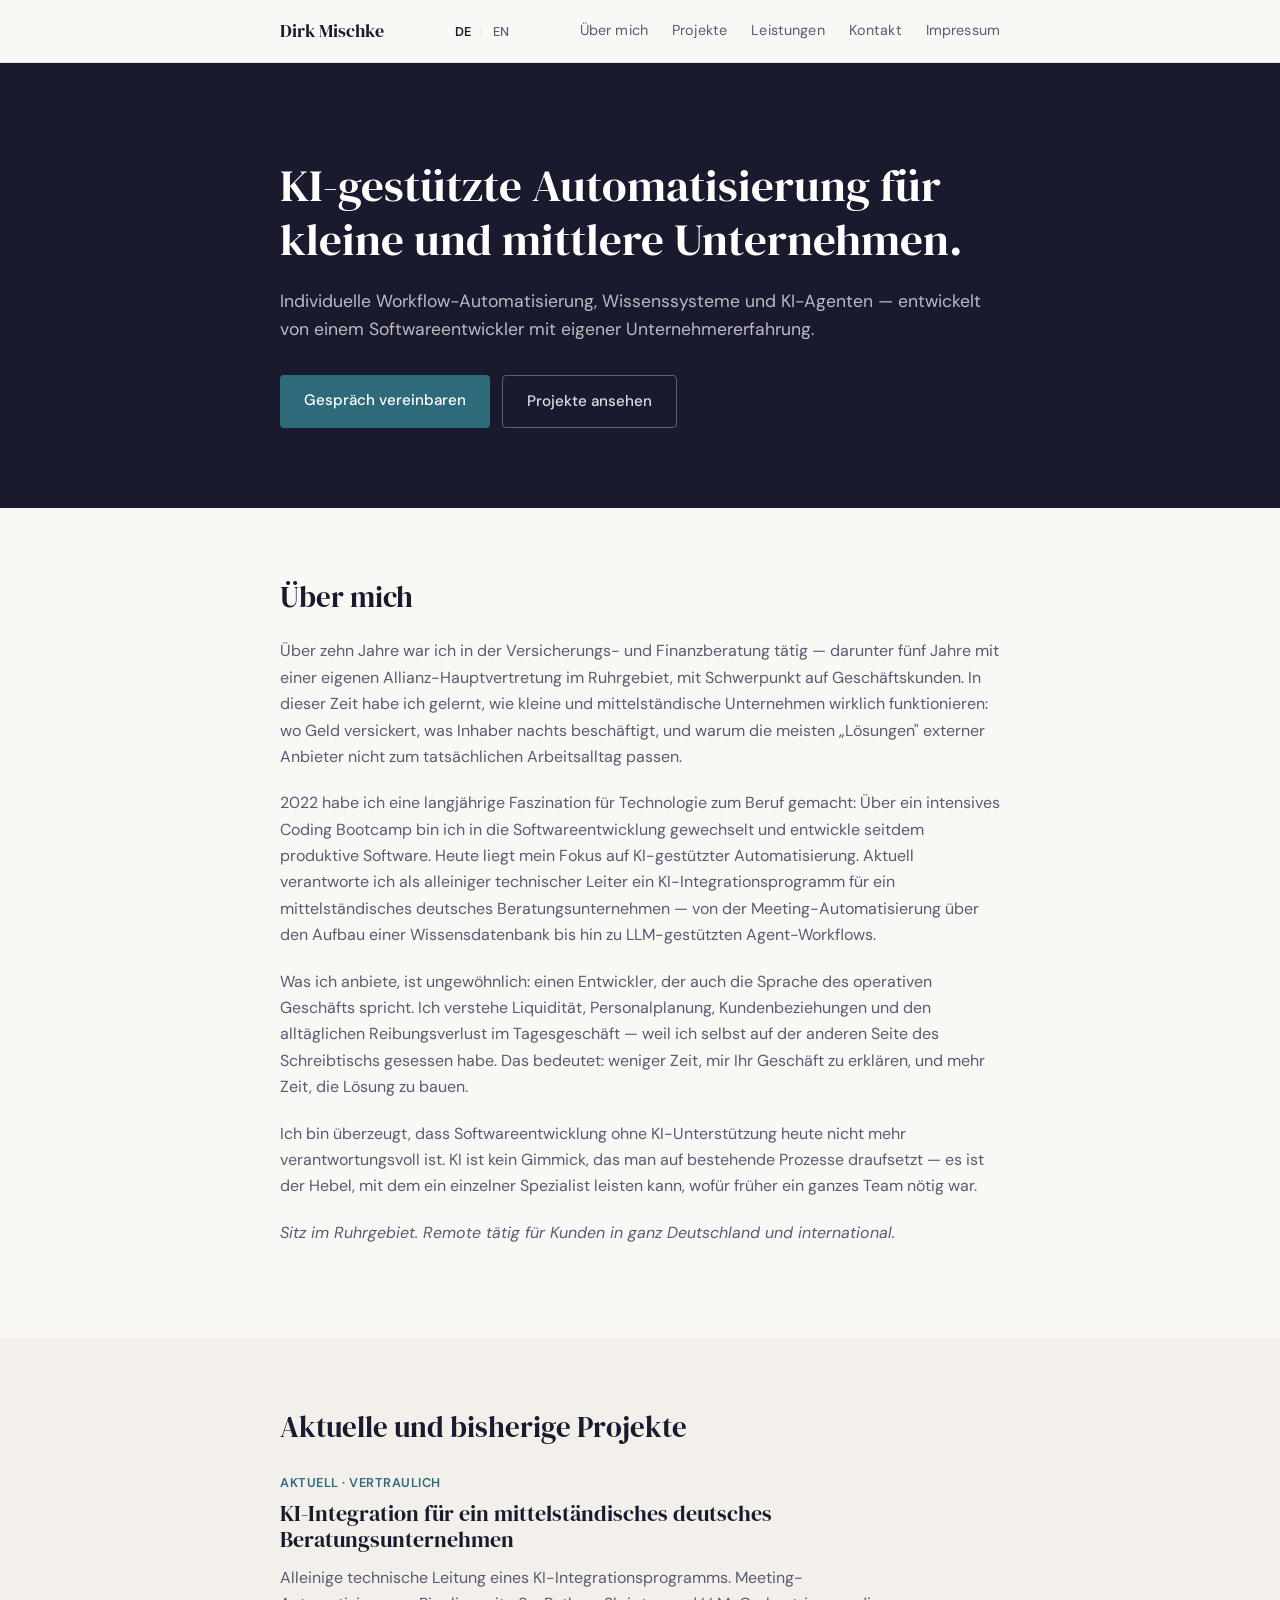
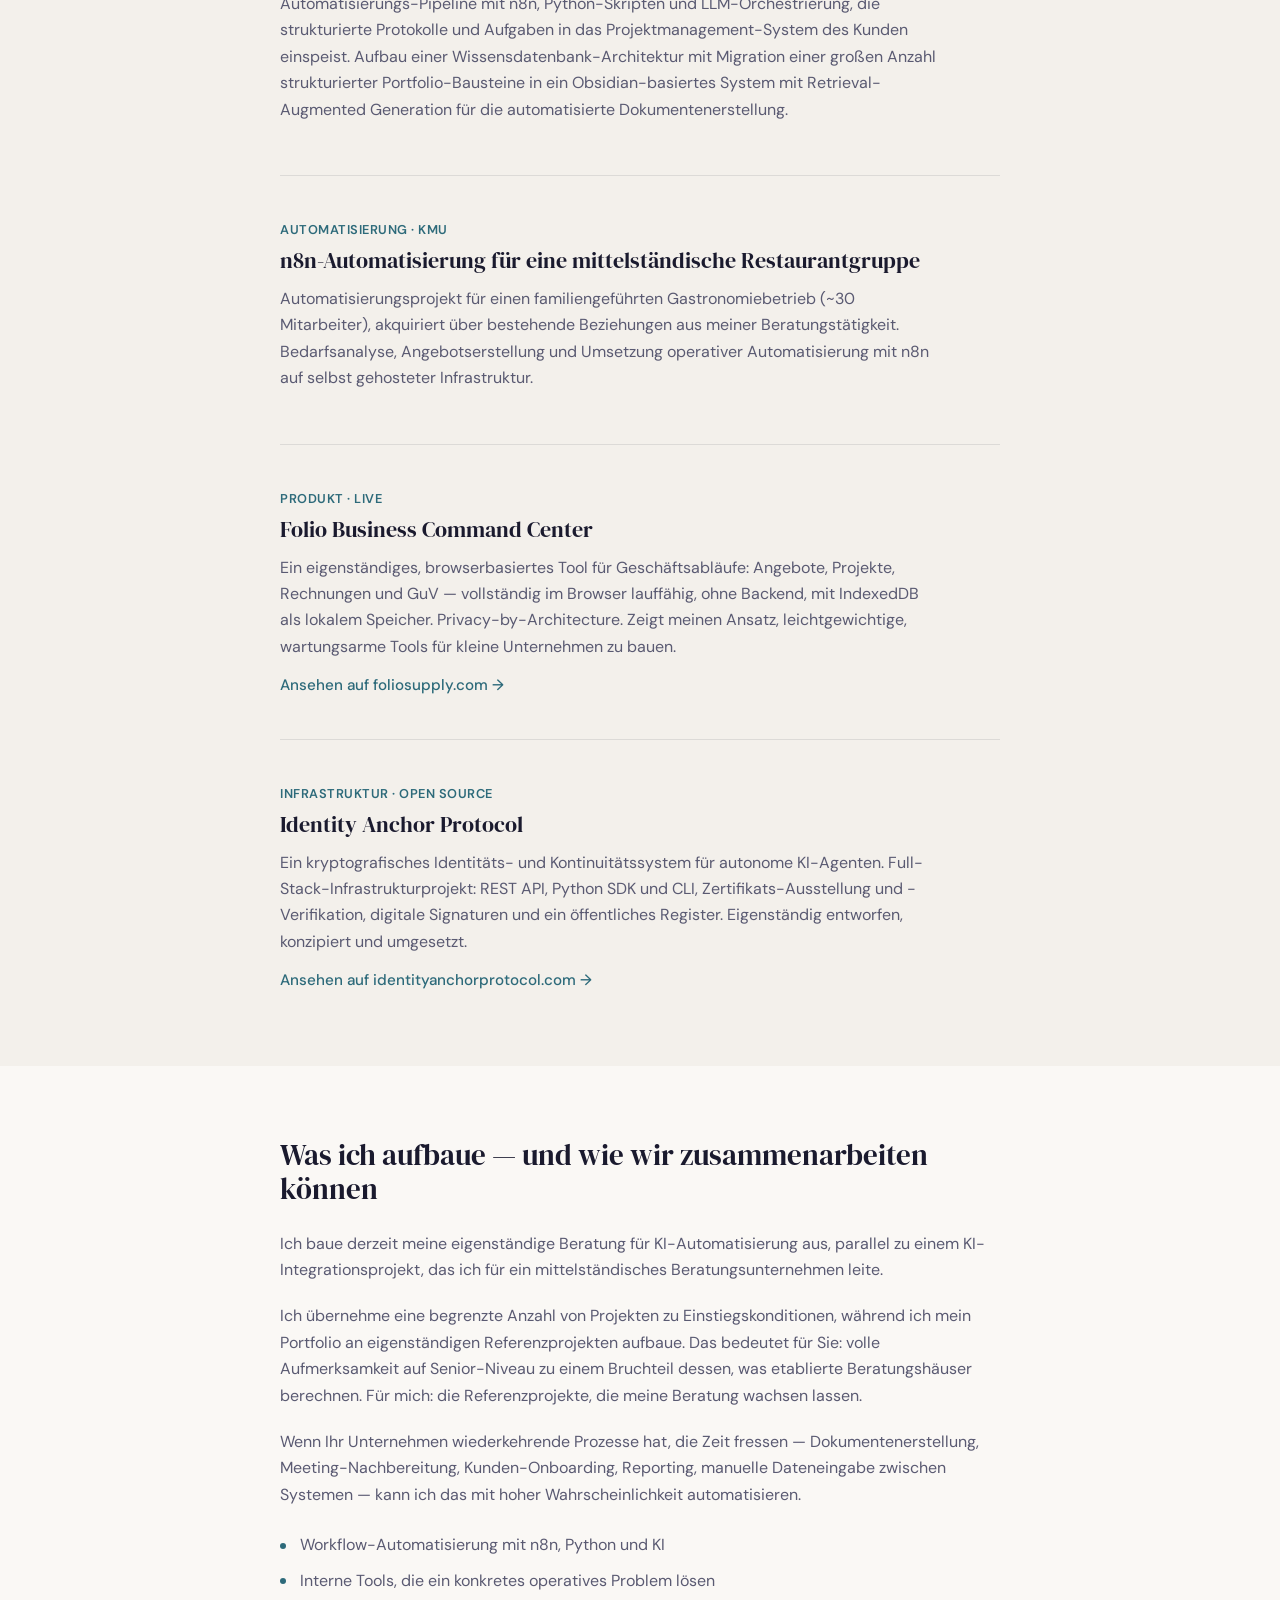
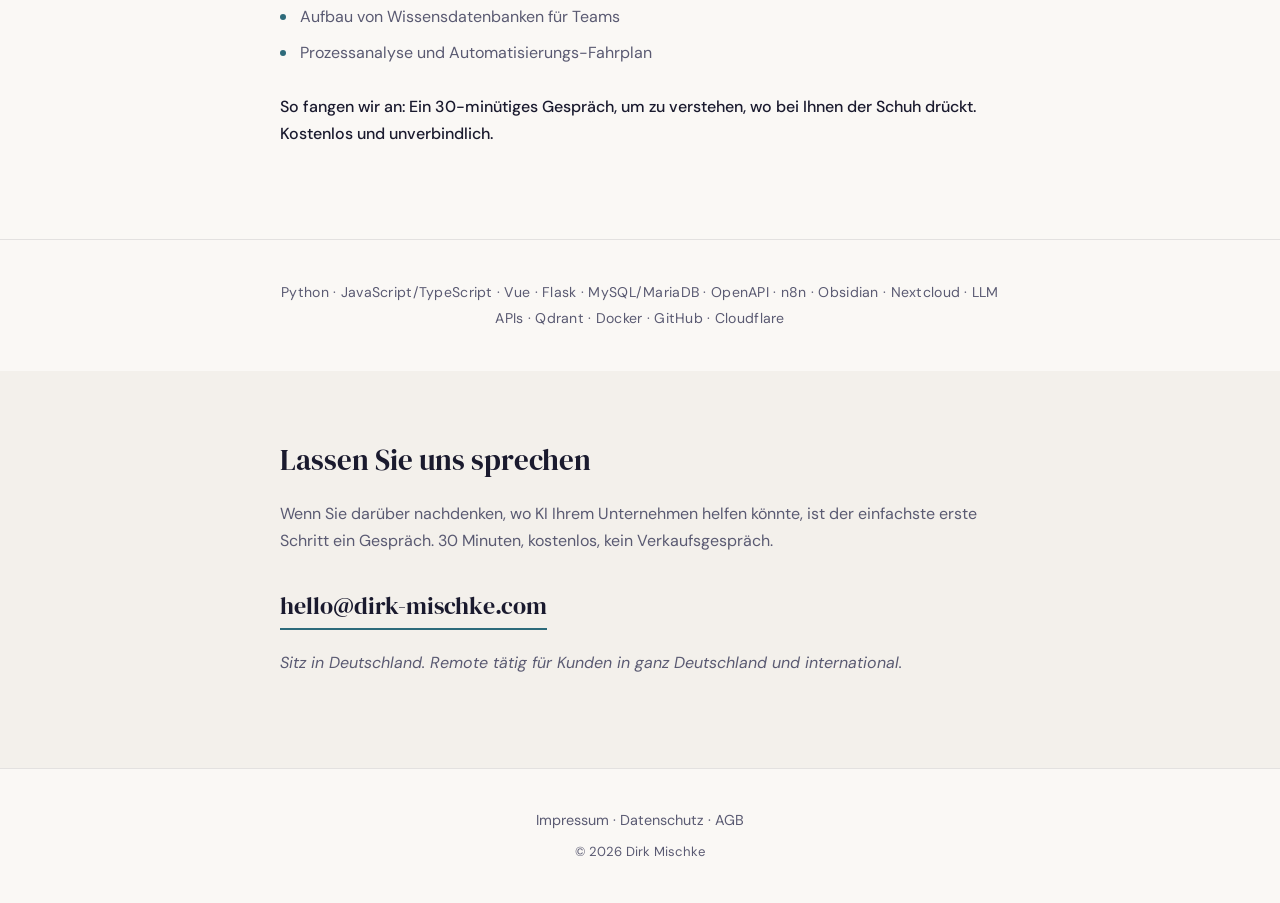
<file: index.html>
<!DOCTYPE html>
<html lang="de">
<head>
  <meta charset="UTF-8" />
  <title>Dirk Mischke – KI-gestützte Automatisierung für Unternehmen</title>
  <meta name="viewport" content="width=device-width, initial-scale=1" />
  <meta name="description" content="Individuelle Workflow-Automatisierung, Wissenssysteme und KI-Agenten — entwickelt von einem Softwareentwickler mit eigener Unternehmererfahrung." />
  <meta property="og:title" content="Dirk Mischke – KI-gestützte Automatisierung" />
  <meta property="og:description" content="Individuelle Workflow-Automatisierung, Wissenssysteme und KI-Agenten — entwickelt von einem Softwareentwickler mit eigener Unternehmererfahrung." />
  <meta property="og:type" content="website" />
  <link rel="preconnect" href="https://fonts.googleapis.com" />
  <link rel="preconnect" href="https://fonts.gstatic.com" crossorigin />
  <link href="https://fonts.googleapis.com/css2?family=DM+Sans:wght@400;500;600&family=DM+Serif+Display&display=swap" rel="stylesheet" />
  <link rel="icon" href="favicon.svg" type="image/svg+xml" />
  <link rel="stylesheet" href="style.css?v=3" />
</head>
<body>

  <header class="nav" id="nav">
    <div class="container nav-inner">
      <a href="#" class="brand-name">Dirk Mischke</a>

      <div class="nav-right">
        <div class="lang-toggle" role="group" aria-label="Language">
          <button class="lang-btn active" data-lang="de">DE</button>
          <span class="lang-sep">|</span>
          <button class="lang-btn" data-lang="en">EN</button>
        </div>

        <button class="nav-toggle" aria-label="Navigation öffnen" aria-expanded="false">
          <span></span><span></span><span></span>
        </button>
      </div>

      <nav class="nav-links" id="nav-links" aria-label="Hauptnavigation">
        <!-- DE nav -->
        <a href="#ueber-mich" class="i18n" data-lang="de">Über mich</a>
        <a href="#projekte" class="i18n" data-lang="de">Projekte</a>
        <a href="#leistungen" class="i18n" data-lang="de">Leistungen</a>
        <a href="#kontakt" class="i18n" data-lang="de">Kontakt</a>
        <!-- EN nav -->
        <a href="#about" class="i18n" data-lang="en">About</a>
        <a href="#work" class="i18n" data-lang="en">Work</a>
        <a href="#services" class="i18n" data-lang="en">Services</a>
        <a href="#contact" class="i18n" data-lang="en">Contact</a>
        <!-- Shared -->
        <a href="impressum.html">Impressum</a>
      </nav>
    </div>
  </header>

  <main>

    <!-- ═══ HERO ═══ -->

    <section class="hero">
      <div class="container">
        <div class="i18n" data-lang="de">
          <h1>KI-gestützte Automatisierung für kleine und mittlere Unternehmen.</h1>
          <p class="subline">Individuelle Workflow-Automatisierung, Wissenssysteme und KI-Agenten&nbsp;&mdash; entwickelt von einem Softwareentwickler mit eigener Unternehmererfahrung.</p>
          <div class="actions">
            <a class="btn primary" href="#kontakt">Gespräch vereinbaren</a>
            <a class="btn secondary" href="#projekte">Projekte ansehen</a>
          </div>
        </div>
        <div class="i18n" data-lang="en">
          <h1>AI-assisted automation for small and mid-sized German businesses.</h1>
          <p class="subline">Custom workflow automation, knowledge systems, and AI agents&nbsp;&mdash; built by a developer with real business ownership experience.</p>
          <div class="actions">
            <a class="btn primary" href="#contact">Let's talk</a>
            <a class="btn secondary" href="#work">See my work</a>
          </div>
        </div>
      </div>
    </section>

    <!-- ═══ ABOUT ═══ -->

    <section id="ueber-mich" class="section i18n" data-lang="de">
      <div class="container content">
        <h2>Über mich</h2>
        <p>Über zehn Jahre war ich in der Versicherungs- und Finanzberatung tätig&nbsp;&mdash; darunter fünf Jahre mit einer eigenen Allianz-Hauptvertretung im Ruhrgebiet, mit Schwerpunkt auf Geschäftskunden. In dieser Zeit habe ich gelernt, wie kleine und mittelständische Unternehmen wirklich funktionieren: wo Geld versickert, was Inhaber nachts beschäftigt, und warum die meisten „Lösungen" externer Anbieter nicht zum tatsächlichen Arbeitsalltag passen.</p>
        <p>2022 habe ich eine langjährige Faszination für Technologie zum Beruf gemacht: Über ein intensives Coding Bootcamp bin ich in die Softwareentwicklung gewechselt und entwickle seitdem produktive Software. Heute liegt mein Fokus auf KI-gestützter Automatisierung. Aktuell verantworte ich als alleiniger technischer Leiter ein KI-Integrationsprogramm für ein mittelständisches deutsches Beratungsunternehmen&nbsp;&mdash; von der Meeting-Automatisierung über den Aufbau einer Wissensdatenbank bis hin zu LLM-gestützten Agent-Workflows.</p>
        <p>Was ich anbiete, ist ungewöhnlich: einen Entwickler, der auch die Sprache des operativen Geschäfts spricht. Ich verstehe Liquidität, Personalplanung, Kundenbeziehungen und den alltäglichen Reibungsverlust im Tagesgeschäft&nbsp;&mdash; weil ich selbst auf der anderen Seite des Schreibtischs gesessen habe. Das bedeutet: weniger Zeit, mir Ihr Geschäft zu erklären, und mehr Zeit, die Lösung zu bauen.</p>
        <p>Ich bin überzeugt, dass Softwareentwicklung ohne KI-Unterstützung heute nicht mehr verantwortungsvoll ist. KI ist kein Gimmick, das man auf bestehende Prozesse draufsetzt&nbsp;&mdash; es ist der Hebel, mit dem ein einzelner Spezialist leisten kann, wofür früher ein ganzes Team nötig war.</p>
        <p class="location">Sitz im Ruhrgebiet. Remote tätig für Kunden in ganz Deutschland und international.</p>
      </div>
    </section>

    <section id="about" class="section i18n" data-lang="en">
      <div class="container content">
        <h2>About</h2>
        <p>I spent over a decade in insurance and financial consulting&nbsp;&mdash; including running my own Allianz agency for five years, serving small and mid-sized businesses across the Ruhr region. That's where I learned how real companies operate: where money leaks, what owners worry about at 2&nbsp;a.m., and why most "solutions" from outside vendors don't fit how the business actually works.</p>
        <p>In 2022 I retrained as a software developer through a coding bootcamp, turning a long-standing fascination with technology into a profession, and have been shipping production software since. Today I focus on AI-assisted automation, and I'm currently the sole technical lead on a major AI integration at a mid-size German consulting firm&nbsp;&mdash; covering meeting-to-document automation, knowledge vault architecture, and LLM-powered agent workflows.</p>
        <p>What I offer is unusual: a developer who also speaks the language of business operations. I understand cash flow, staffing, client relationships, and the daily friction of running a company&nbsp;&mdash; because I've lived on that side of the desk. That means less time spent explaining your business to me, and more time building the solution.</p>
        <p>I believe software development without AI assistance is no longer professionally responsible. AI is not a gimmick to bolt on top of existing processes&nbsp;&mdash; it's the leverage that lets a one-person engagement deliver what used to require a team.</p>
        <p class="location">Based in the Ruhr region. Working remotely with clients across Germany and internationally.</p>
      </div>
    </section>

    <!-- ═══ WORK ═══ -->

    <section id="projekte" class="section section-alt i18n" data-lang="de">
      <div class="container">
        <h2>Aktuelle und bisherige Projekte</h2>
        <div class="work-list">

          <article class="work-item">
            <span class="work-label">Aktuell · Vertraulich</span>
            <h3>KI-Integration für ein mittelständisches deutsches Beratungsunternehmen</h3>
            <p>Alleinige technische Leitung eines KI-Integrationsprogramms. Meeting-Automatisierungs-Pipeline mit n8n, Python-Skripten und LLM-Orchestrierung, die strukturierte Protokolle und Aufgaben in das Projektmanagement-System des Kunden einspeist. Aufbau einer Wissensdatenbank-Architektur mit Migration einer großen Anzahl strukturierter Portfolio-Bausteine in ein Obsidian-basiertes System mit Retrieval-Augmented Generation für die automatisierte Dokumentenerstellung.</p>
          </article>

          <article class="work-item">
            <span class="work-label">Automatisierung · KMU</span>
            <h3>n8n-Automatisierung für eine mittelständische Restaurantgruppe</h3>
            <p>Automatisierungsprojekt für einen familiengeführten Gastronomiebetrieb (~30 Mitarbeiter), akquiriert über bestehende Beziehungen aus meiner Beratungstätigkeit. Bedarfsanalyse, Angebotserstellung und Umsetzung operativer Automatisierung mit n8n auf selbst gehosteter Infrastruktur.</p>
          </article>

          <article class="work-item">
            <span class="work-label">Produkt · Live</span>
            <h3>Folio Business Command Center</h3>
            <p>Ein eigenständiges, browserbasiertes Tool für Geschäftsabläufe: Angebote, Projekte, Rechnungen und GuV&nbsp;&mdash; vollständig im Browser lauffähig, ohne Backend, mit IndexedDB als lokalem Speicher. Privacy-by-Architecture. Zeigt meinen Ansatz, leichtgewichtige, wartungsarme Tools für kleine Unternehmen zu bauen.</p>
            <a href="https://foliosupply.com" class="work-link">Ansehen auf foliosupply.com &rarr;</a>
          </article>

          <article class="work-item">
            <span class="work-label">Infrastruktur · Open Source</span>
            <h3>Identity Anchor Protocol</h3>
            <p>Ein kryptografisches Identitäts- und Kontinuitätssystem für autonome KI-Agenten. Full-Stack-Infrastrukturprojekt: REST API, Python SDK und CLI, Zertifikats-Ausstellung und -Verifikation, digitale Signaturen und ein öffentliches Register. Eigenständig entworfen, konzipiert und umgesetzt.</p>
            <a href="https://identityanchorprotocol.com" class="work-link">Ansehen auf identityanchorprotocol.com &rarr;</a>
          </article>

        </div>
      </div>
    </section>

    <section id="work" class="section section-alt i18n" data-lang="en">
      <div class="container">
        <h2>Recent and current work</h2>
        <div class="work-list">

          <article class="work-item">
            <span class="work-label">Current · Confidential</span>
            <h3>AI integration for a mid-size German consulting firm</h3>
            <p>Sole technical lead on an AI integration program. Meeting automation pipeline using n8n, Python scripts, and LLM orchestration feeding structured protocols and tasks into the client's project-management system. Knowledge vault architecture migrating a large number of structured portfolio components into an Obsidian-based system with retrieval-augmented generation for document drafting.</p>
          </article>

          <article class="work-item">
            <span class="work-label">Automation · SME</span>
            <h3>n8n workflow automation for a mid-size restaurant group</h3>
            <p>Workflow automation engagement for a family-owned restaurant business (~30 staff) acquired through prior consulting relationships. Scoping, proposal, and implementation of operational automation using n8n on self-hosted infrastructure.</p>
          </article>

          <article class="work-item">
            <span class="work-label">Product · Live</span>
            <h3>Folio Business Command Center</h3>
            <p>A standalone browser-based business operations tool covering quotes, projects, invoices, and P&amp;L&nbsp;&mdash; running entirely in the browser with no backend, using IndexedDB for persistence. Privacy-by-architecture. Demonstrates my approach to building lightweight, maintainable tools for small businesses.</p>
            <a href="https://foliosupply.com" class="work-link">View at foliosupply.com &rarr;</a>
          </article>

          <article class="work-item">
            <span class="work-label">Infrastructure · Open source</span>
            <h3>Identity Anchor Protocol</h3>
            <p>A cryptographic identity and continuity system for autonomous AI agents. Full-stack infrastructure project: REST API, Python SDK and CLI, certificate issuance and verification workflows, digital signatures, and a public registry. Designed, architected, and built independently.</p>
            <a href="https://identityanchorprotocol.com" class="work-link">View at identityanchorprotocol.com &rarr;</a>
          </article>

        </div>
      </div>
    </section>

    <!-- ═══ SERVICES ═══ -->

    <section id="leistungen" class="section i18n" data-lang="de">
      <div class="container content">
        <h2>Was ich aufbaue&nbsp;&mdash; und wie wir zusammenarbeiten können</h2>
        <p>Ich baue derzeit meine eigenständige Beratung für KI-Automatisierung aus, parallel zu einem KI-Integrationsprojekt, das ich für ein mittelständisches Beratungsunternehmen leite.</p>
        <p>Ich übernehme eine begrenzte Anzahl von Projekten zu Einstiegskonditionen, während ich mein Portfolio an eigenständigen Referenzprojekten aufbaue. Das bedeutet für Sie: volle Aufmerksamkeit auf Senior-Niveau zu einem Bruchteil dessen, was etablierte Beratungshäuser berechnen. Für mich: die Referenzprojekte, die meine Beratung wachsen lassen.</p>
        <p>Wenn Ihr Unternehmen wiederkehrende Prozesse hat, die Zeit fressen&nbsp;&mdash; Dokumentenerstellung, Meeting-Nachbereitung, Kunden-Onboarding, Reporting, manuelle Dateneingabe zwischen Systemen&nbsp;&mdash; kann ich das mit hoher Wahrscheinlichkeit automatisieren.</p>
        <ul class="services-list">
          <li>Workflow-Automatisierung mit n8n, Python und KI</li>
          <li>Interne Tools, die ein konkretes operatives Problem lösen</li>
          <li>Aufbau von Wissensdatenbanken für Teams</li>
          <li>Prozessanalyse und Automatisierungs-Fahrplan</li>
        </ul>
        <p class="cta-line">So fangen wir an: Ein 30-minütiges Gespräch, um zu verstehen, wo bei Ihnen der Schuh drückt. Kostenlos und unverbindlich.</p>
      </div>
    </section>

    <section id="services" class="section i18n" data-lang="en">
      <div class="container content">
        <h2>What I'm building&nbsp;&mdash; and how you can work with me</h2>
        <p>I'm currently building my independent AI automation practice, alongside a major AI integration I'm leading for a mid-size German consulting firm.</p>
        <p>I'm taking on a small number of initial engagements at introductory rates while I build my portfolio of independent case studies. This means you get senior-level attention at a fraction of what established consultancies charge&nbsp;&mdash; and I get the real-world reference projects that let me grow this practice.</p>
        <p>If your business has repetitive processes that eat time&nbsp;&mdash; document creation, meeting follow-ups, client onboarding, reporting, data entry between systems&nbsp;&mdash; I can probably automate them.</p>
        <ul class="services-list">
          <li>Workflow automation using n8n, Python, and AI</li>
          <li>Internal tools that solve one specific operational pain point</li>
          <li>Knowledge base setup for teams that need institutional knowledge organized</li>
          <li>Process audit and automation roadmap</li>
        </ul>
        <p class="cta-line">How it starts: a 30-minute conversation to understand what you're dealing with. No cost, no obligation.</p>
      </div>
    </section>

    <!-- ═══ STACK ═══ -->

    <section class="section-stack">
      <div class="container">
        <p class="stack-tags">Python · JavaScript/TypeScript · Vue · Flask · MySQL/MariaDB · OpenAPI · n8n · Obsidian · Nextcloud · LLM APIs · Qdrant · Docker · GitHub · Cloudflare</p>
      </div>
    </section>

    <!-- ═══ CONTACT ═══ -->

    <section id="kontakt" class="section section-alt i18n" data-lang="de">
      <div class="container content">
        <h2>Lassen Sie uns sprechen</h2>
        <p>Wenn Sie darüber nachdenken, wo KI Ihrem Unternehmen helfen könnte, ist der einfachste erste Schritt ein Gespräch. 30 Minuten, kostenlos, kein Verkaufsgespräch.</p>
        <a href="mailto:hello@dirk-mischke.com" class="email-link">hello@dirk-mischke.com</a>
        <p class="location">Sitz in Deutschland. Remote tätig für Kunden in ganz Deutschland und international.</p>
      </div>
    </section>

    <section id="contact" class="section section-alt i18n" data-lang="en">
      <div class="container content">
        <h2>Let's talk</h2>
        <p>If you're thinking about where AI could help your business, the easiest first step is a conversation.</p>
        <a href="mailto:hello@dirk-mischke.com" class="email-link">hello@dirk-mischke.com</a>
        <p class="location">Based in Germany. Working remotely with clients across Germany and internationally.</p>
      </div>
    </section>

  </main>

  <!-- ═══ FOOTER ═══ -->

  <footer class="footer">
    <div class="container">
      <p class="i18n" data-lang="de">
        <a href="impressum.html">Impressum</a> ·
        <a href="privacy.html">Datenschutz</a> ·
        <a href="terms.html">AGB</a>
      </p>
      <p class="i18n" data-lang="en">
        <a href="impressum.html">Impressum</a> ·
        <a href="privacy.html">Privacy</a> ·
        <a href="terms.html">Terms</a>
      </p>
      <p class="copyright">&copy; 2026 Dirk Mischke</p>
    </div>
  </footer>

  <script>
    (function () {
      var lang = localStorage.getItem('lang') || 'de';

      function setLang(l) {
        lang = l;
        localStorage.setItem('lang', l);
        document.documentElement.lang = l;

        // Toggle visibility of i18n elements
        document.querySelectorAll('.i18n').forEach(function (el) {
          el.style.display = el.getAttribute('data-lang') === l ? '' : 'none';
        });

        // Update active button
        document.querySelectorAll('.lang-btn').forEach(function (btn) {
          btn.classList.toggle('active', btn.getAttribute('data-lang') === l);
        });

        // Update page title and meta
        if (l === 'de') {
          document.title = 'Dirk Mischke – KI-gestützte Automatisierung für Unternehmen';
          document.querySelector('meta[name="description"]').content = 'Individuelle Workflow-Automatisierung, Wissenssysteme und KI-Agenten — entwickelt von einem Softwareentwickler mit eigener Unternehmererfahrung.';
        } else {
          document.title = 'Dirk Mischke – AI-Assisted Automation for German Businesses';
          document.querySelector('meta[name="description"]').content = 'Custom workflow automation, knowledge systems, and AI agents — built by a developer with real business ownership experience.';
        }
      }

      // Language toggle buttons
      document.querySelectorAll('.lang-btn').forEach(function (btn) {
        btn.addEventListener('click', function () {
          setLang(this.getAttribute('data-lang'));
        });
      });

      // Mobile nav toggle
      var toggle = document.querySelector('.nav-toggle');
      var links = document.getElementById('nav-links');
      toggle.addEventListener('click', function () {
        var expanded = this.getAttribute('aria-expanded') === 'true';
        this.setAttribute('aria-expanded', !expanded);
        links.classList.toggle('open');
      });

      // Close mobile nav on link click
      links.querySelectorAll('a').forEach(function (a) {
        a.addEventListener('click', function () {
          toggle.setAttribute('aria-expanded', 'false');
          links.classList.remove('open');
        });
      });

      // Smooth scroll for anchor links
      document.querySelectorAll('a[href^="#"]').forEach(function (a) {
        a.addEventListener('click', function (e) {
          var href = this.getAttribute('href');
          if (href === '#') return;
          var target = document.querySelector(href);
          if (target) {
            e.preventDefault();
            target.scrollIntoView({ behavior: 'smooth' });
          }
        });
      });

      // Initialize
      setLang(lang);
    })();
  </script>

</body>
</html>
</file>
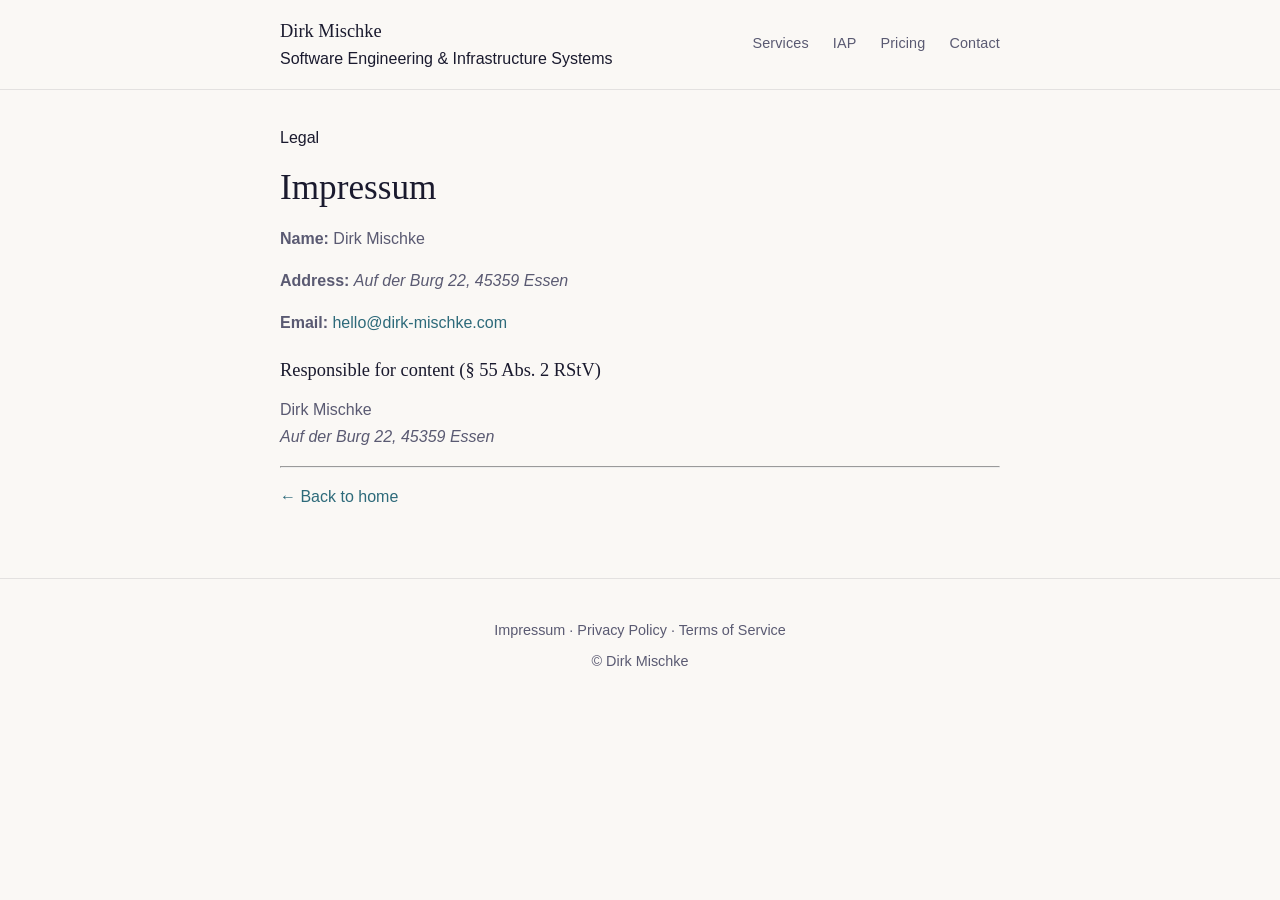
<file: impressum.html>
<!DOCTYPE html>
<html lang="en">
<head>
  <meta charset="UTF-8" />
  <title>Impressum – Dirk Mischke</title>
  <meta name="viewport" content="width=device-width, initial-scale=1" />
  <link rel="stylesheet" href="style.css" />
</head>
<body>
  <header class="nav">
    <div class="container nav-inner">
      <div class="brand">
        <div class="mark" aria-hidden="true"></div>
        <div>
          <div class="brand-name">Dirk Mischke</div>
          <div class="brand-sub">Software Engineering & Infrastructure Systems</div>
        </div>
      </div>
      <nav class="nav-links" aria-label="Primary navigation">
        <a href="index.html#services">Services</a>
        <a href="index.html#iap">IAP</a>
        <a href="index.html#pricing">Pricing</a>
        <a href="index.html#contact">Contact</a>
      </nav>
    </div>
  </header>

  <main class="legal">
    <div class="container">
      <div class="kicker"><span class="dot" aria-hidden="true"></span> Legal</div>
      <h1>Impressum</h1>

<p><strong>Name:</strong> Dirk Mischke</p>
<p><strong>Address:</strong> <em>Auf der Burg 22, 45359 Essen</em></p>
<p><strong>Email:</strong> <a href="mailto:hello@dirk-mischke.com">hello@dirk-mischke.com</a></p>

<h2>Responsible for content (§ 55 Abs. 2 RStV)</h2>
<p>Dirk Mischke<br/><em>Auf der Burg 22, 45359 Essen</em></p>

      <hr class="sep" />
      <p><a href="index.html">← Back to home</a></p>
    </div>
  </main>

  <footer class="footer">
    <div class="container">
      <p>
        <a href="impressum.html">Impressum</a> ·
        <a href="privacy.html">Privacy Policy</a> ·
        <a href="terms.html">Terms of Service</a>
      </p>
      <p style="margin-top:.5rem;">© Dirk Mischke</p>
    </div>
  </footer>
</body>
</html>
</file>
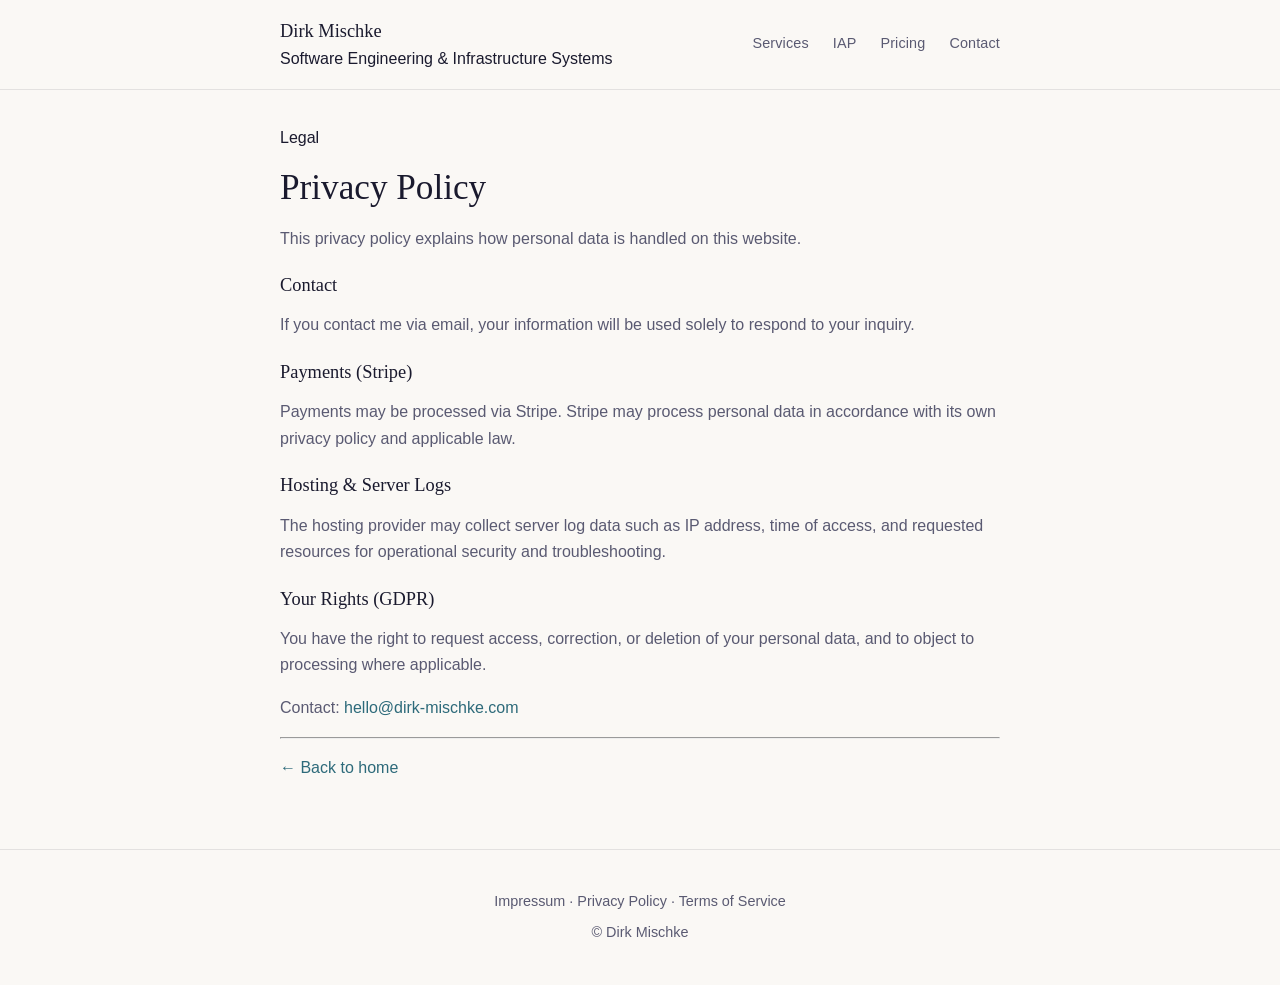
<file: privacy.html>
<!DOCTYPE html>
<html lang="en">
<head>
  <meta charset="UTF-8" />
  <title>Privacy Policy – Dirk Mischke</title>
  <meta name="viewport" content="width=device-width, initial-scale=1" />
  <link rel="stylesheet" href="style.css" />
</head>
<body>
  <header class="nav">
    <div class="container nav-inner">
      <div class="brand">
        <div class="mark" aria-hidden="true"></div>
        <div>
          <div class="brand-name">Dirk Mischke</div>
          <div class="brand-sub">Software Engineering & Infrastructure Systems</div>
        </div>
      </div>
      <nav class="nav-links" aria-label="Primary navigation">
        <a href="index.html#services">Services</a>
        <a href="index.html#iap">IAP</a>
        <a href="index.html#pricing">Pricing</a>
        <a href="index.html#contact">Contact</a>
      </nav>
    </div>
  </header>

  <main class="legal">
    <div class="container">
      <div class="kicker"><span class="dot" aria-hidden="true"></span> Legal</div>
      <h1>Privacy Policy</h1>

<p>This privacy policy explains how personal data is handled on this website.</p>

<h2>Contact</h2>
<p>If you contact me via email, your information will be used solely to respond to your inquiry.</p>

<h2>Payments (Stripe)</h2>
<p>Payments may be processed via Stripe. Stripe may process personal data in accordance with its own privacy policy and applicable law.</p>

<h2>Hosting & Server Logs</h2>
<p>The hosting provider may collect server log data such as IP address, time of access, and requested resources for operational security and troubleshooting.</p>

<h2>Your Rights (GDPR)</h2>
<p>You have the right to request access, correction, or deletion of your personal data, and to object to processing where applicable.</p>

<p>Contact: <a href="mailto:hello@dirk-mischke.com">hello@dirk-mischke.com</a></p>

      <hr class="sep" />
      <p><a href="index.html">← Back to home</a></p>
    </div>
  </main>

  <footer class="footer">
    <div class="container">
      <p>
        <a href="impressum.html">Impressum</a> ·
        <a href="privacy.html">Privacy Policy</a> ·
        <a href="terms.html">Terms of Service</a>
      </p>
      <p style="margin-top:.5rem;">© Dirk Mischke</p>
    </div>
  </footer>
</body>
</html>
</file>
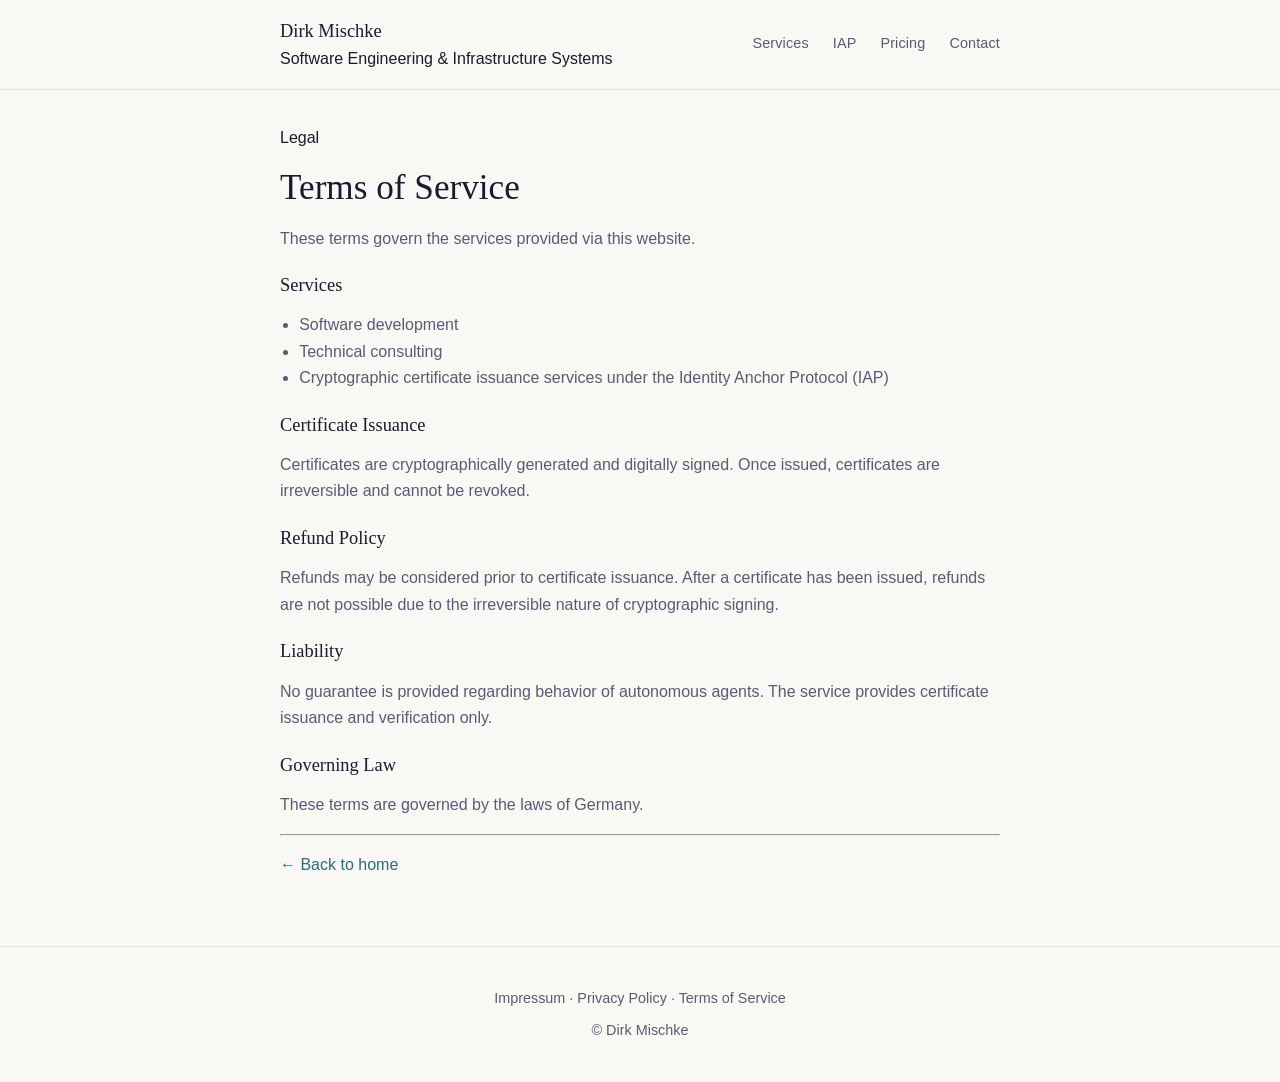
<file: terms.html>
<!DOCTYPE html>
<html lang="en">
<head>
  <meta charset="UTF-8" />
  <title>Terms of Service – Dirk Mischke</title>
  <meta name="viewport" content="width=device-width, initial-scale=1" />
  <link rel="stylesheet" href="style.css" />
</head>
<body>
  <header class="nav">
    <div class="container nav-inner">
      <div class="brand">
        <div class="mark" aria-hidden="true"></div>
        <div>
          <div class="brand-name">Dirk Mischke</div>
          <div class="brand-sub">Software Engineering & Infrastructure Systems</div>
        </div>
      </div>
      <nav class="nav-links" aria-label="Primary navigation">
        <a href="index.html#services">Services</a>
        <a href="index.html#iap">IAP</a>
        <a href="index.html#pricing">Pricing</a>
        <a href="index.html#contact">Contact</a>
      </nav>
    </div>
  </header>

  <main class="legal">
    <div class="container">
      <div class="kicker"><span class="dot" aria-hidden="true"></span> Legal</div>
      <h1>Terms of Service</h1>

<p>These terms govern the services provided via this website.</p>

<h2>Services</h2>
<ul>
  <li>Software development</li>
  <li>Technical consulting</li>
  <li>Cryptographic certificate issuance services under the Identity Anchor Protocol (IAP)</li>
</ul>

<h2>Certificate Issuance</h2>
<p>Certificates are cryptographically generated and digitally signed. Once issued, certificates are irreversible and cannot be revoked.</p>

<h2>Refund Policy</h2>
<p>Refunds may be considered prior to certificate issuance. After a certificate has been issued, refunds are not possible due to the irreversible nature of cryptographic signing.</p>

<h2>Liability</h2>
<p>No guarantee is provided regarding behavior of autonomous agents. The service provides certificate issuance and verification only.</p>

<h2>Governing Law</h2>
<p>These terms are governed by the laws of Germany.</p>

      <hr class="sep" />
      <p><a href="index.html">← Back to home</a></p>
    </div>
  </main>

  <footer class="footer">
    <div class="container">
      <p>
        <a href="impressum.html">Impressum</a> ·
        <a href="privacy.html">Privacy Policy</a> ·
        <a href="terms.html">Terms of Service</a>
      </p>
      <p style="margin-top:.5rem;">© Dirk Mischke</p>
    </div>
  </footer>
</body>
</html>
</file>
<file: style.css>
:root {
  --navy: #1a1a2e;
  --navy-light: #24243e;
  --cream: #faf8f5;
  --cream-alt: #f3f0eb;
  --accent: #2d6a7a;
  --accent-hover: #245868;
  --text: #1a1a2e;
  --text-muted: #5a5a72;
  --border: rgba(26, 26, 46, 0.1);
  --max: 720px;
}

*, *::before, *::after { box-sizing: border-box; }

html {
  scroll-behavior: smooth;
}

body {
  margin: 0;
  font-family: 'DM Sans', sans-serif;
  font-size: 1rem;
  line-height: 1.65;
  color: var(--text);
  background: var(--cream);
  -webkit-font-smoothing: antialiased;
}

a {
  color: var(--accent);
  text-decoration: none;
}
a:hover {
  text-decoration: underline;
}

h1, h2, h3 {
  font-family: 'DM Serif Display', serif;
  font-weight: 400;
  line-height: 1.2;
}

.container {
  width: min(var(--max), calc(100% - 2.5rem));
  margin: 0 auto;
}

/* ── Nav ── */

.nav {
  position: sticky;
  top: 0;
  z-index: 100;
  background: rgba(250, 248, 245, 0.95);
  backdrop-filter: blur(8px);
  border-bottom: 1px solid var(--border);
}

.nav-inner {
  display: flex;
  justify-content: space-between;
  align-items: center;
  padding: 1rem 0;
}

.brand-name {
  font-family: 'DM Serif Display', serif;
  font-size: 1.15rem;
  color: var(--navy);
  text-decoration: none;
}
.brand-name:hover {
  text-decoration: none;
}

.nav-links {
  display: flex;
  gap: 1.5rem;
  align-items: center;
}

.nav-links a {
  font-size: 0.9rem;
  color: var(--text-muted);
  letter-spacing: 0.01em;
}
.nav-links a:hover {
  color: var(--text);
  text-decoration: none;
}

.nav-toggle {
  display: none;
  background: none;
  border: none;
  cursor: pointer;
  padding: 0.25rem;
  flex-direction: column;
  gap: 5px;
}
.nav-toggle span {
  display: block;
  width: 22px;
  height: 2px;
  background: var(--navy);
  border-radius: 1px;
  transition: transform 0.2s, opacity 0.2s;
}

.nav-right {
  display: flex;
  align-items: center;
  gap: 1rem;
}

.lang-toggle {
  display: flex;
  align-items: center;
  gap: 0.3rem;
  font-size: 0.8rem;
  letter-spacing: 0.04em;
}

.lang-sep {
  color: var(--border);
  user-select: none;
}

.lang-btn {
  background: none;
  border: none;
  cursor: pointer;
  padding: 0.15rem 0.3rem;
  font-family: 'DM Sans', sans-serif;
  font-size: 0.8rem;
  font-weight: 500;
  color: var(--text-muted);
  border-radius: 3px;
  transition: color 0.15s;
}
.lang-btn:hover {
  color: var(--text);
}
.lang-btn.active {
  color: var(--navy);
  font-weight: 600;
}

/* ── Hero ── */

.hero {
  padding: 6rem 0 5rem;
  background: var(--navy);
  color: #fff;
}

.hero h1 {
  font-size: clamp(2rem, 4.5vw, 2.8rem);
  color: #fff;
  margin: 0 0 1.25rem;
  max-width: 18em;
}

.subline {
  font-size: 1.1rem;
  color: rgba(255, 255, 255, 0.7);
  max-width: 42em;
  margin: 0 0 2rem;
  line-height: 1.6;
}

.actions {
  display: flex;
  flex-wrap: wrap;
  gap: 0.75rem;
}

.btn {
  display: inline-block;
  padding: 0.8rem 1.5rem;
  font-family: 'DM Sans', sans-serif;
  font-size: 0.95rem;
  font-weight: 500;
  border-radius: 4px;
  text-decoration: none;
  transition: background 0.15s, color 0.15s;
  cursor: pointer;
}
.btn:hover {
  text-decoration: none;
}

.btn.primary {
  background: var(--accent);
  color: #fff;
  border: none;
}
.btn.primary:hover {
  background: var(--accent-hover);
}

.btn.secondary {
  background: transparent;
  color: rgba(255, 255, 255, 0.85);
  border: 1px solid rgba(255, 255, 255, 0.3);
}
.btn.secondary:hover {
  background: rgba(255, 255, 255, 0.08);
  color: #fff;
}

/* ── Sections ── */

.section {
  padding: 4.5rem 0;
}

.section-alt {
  background: var(--cream-alt);
}

.content {
  max-width: var(--max);
}

.content h2,
.section h2 {
  font-size: 1.8rem;
  margin: 0 0 1.5rem;
  color: var(--navy);
}

.content p {
  color: var(--text-muted);
  margin: 0 0 1.25rem;
}

.location {
  font-style: italic;
  color: var(--text-muted) !important;
}

/* ── Work ── */

.work-list {
  display: flex;
  flex-direction: column;
  gap: 2.5rem;
  margin-top: 0.5rem;
}

.work-item {
  padding-bottom: 2.5rem;
  border-bottom: 1px solid var(--border);
}
.work-item:last-child {
  border-bottom: none;
  padding-bottom: 0;
}

.work-label {
  display: inline-block;
  font-size: 0.8rem;
  font-weight: 600;
  letter-spacing: 0.04em;
  text-transform: uppercase;
  color: var(--accent);
  margin-bottom: 0.5rem;
}

.work-item h3 {
  font-size: 1.35rem;
  margin: 0 0 0.75rem;
  color: var(--navy);
}

.work-item p {
  color: var(--text-muted);
  margin: 0 0 0.75rem;
  max-width: 60ch;
}

.work-link {
  font-size: 0.95rem;
  font-weight: 500;
  color: var(--accent);
}
.work-link:hover {
  text-decoration: underline;
}

/* ── Services ── */

.services-list {
  list-style: none;
  padding: 0;
  margin: 1.5rem 0 1.75rem;
}

.services-list li {
  position: relative;
  padding-left: 1.25rem;
  color: var(--text-muted);
  margin-bottom: 0.6rem;
}
.services-list li::before {
  content: '';
  position: absolute;
  left: 0;
  top: 0.65em;
  width: 6px;
  height: 6px;
  border-radius: 50%;
  background: var(--accent);
}

.cta-line {
  font-weight: 500;
  color: var(--navy) !important;
}

/* ── Stack ── */

.section-stack {
  padding: 2.5rem 0;
  border-top: 1px solid var(--border);
}

.stack-tags {
  font-size: 0.88rem;
  color: var(--text-muted);
  text-align: center;
  letter-spacing: 0.02em;
  margin: 0;
  line-height: 1.8;
}

/* ── Contact ── */

.email-link {
  display: inline-block;
  font-family: 'DM Serif Display', serif;
  font-size: 1.5rem;
  color: var(--navy);
  margin: 0.75rem 0 1.25rem;
  text-decoration: none;
  border-bottom: 2px solid var(--accent);
  padding-bottom: 2px;
}
.email-link:hover {
  color: var(--accent);
  text-decoration: none;
}

/* ── Footer ── */

.footer {
  padding: 2.5rem 0;
  border-top: 1px solid var(--border);
  text-align: center;
}

.footer p {
  margin: 0;
  color: var(--text-muted);
  font-size: 0.9rem;
}

.footer a {
  color: var(--text-muted);
}
.footer a:hover {
  color: var(--text);
}

.copyright {
  margin-top: 0.5rem !important;
  font-size: 0.82rem !important;
  color: var(--text-muted);
}

/* ── Legal pages (kept from old site) ── */

.legal {
  padding: 2.2rem 0 3.2rem;
}
.legal h1 {
  font-family: 'DM Serif Display', serif;
  font-size: 2.2rem;
  margin: 1rem 0 0.6rem;
}
.legal h2 {
  margin-top: 1.4rem;
  font-size: 1.15rem;
}
.legal p, .legal li {
  color: var(--text-muted);
}
.legal ul {
  padding-left: 1.2rem;
}

/* ── Responsive ── */

@media (max-width: 640px) {
  .nav-toggle {
    display: flex;
  }

  .nav-links {
    display: none;
    flex-direction: column;
    position: absolute;
    top: 100%;
    left: 0;
    right: 0;
    background: var(--cream);
    border-bottom: 1px solid var(--border);
    padding: 1rem 1.25rem;
    gap: 0.75rem;
  }
  .nav-links.open {
    display: flex;
  }
  .nav-links a {
    font-size: 1rem;
  }

  .nav-inner {
    position: relative;
  }

  .hero {
    padding: 4rem 0 3.5rem;
  }

  .section {
    padding: 3rem 0;
  }

  .email-link {
    font-size: 1.2rem;
  }
}
</file>
